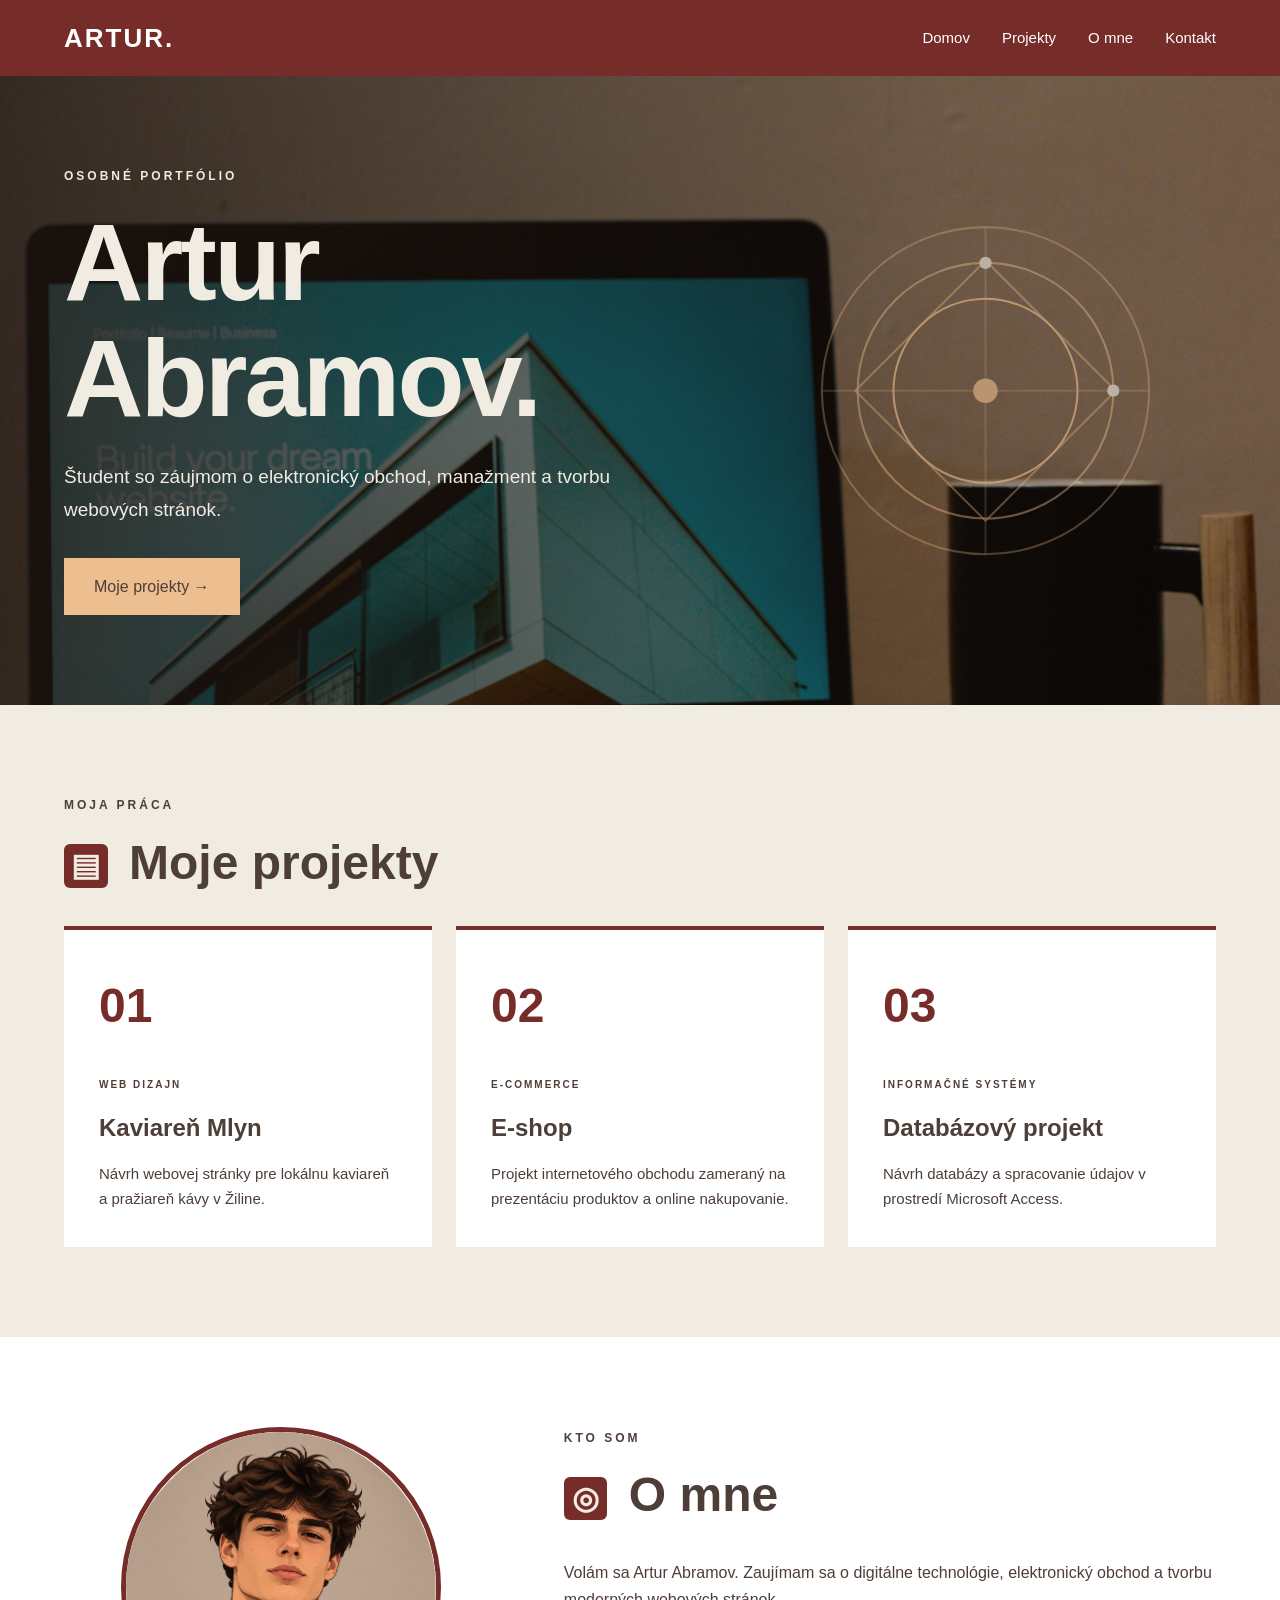
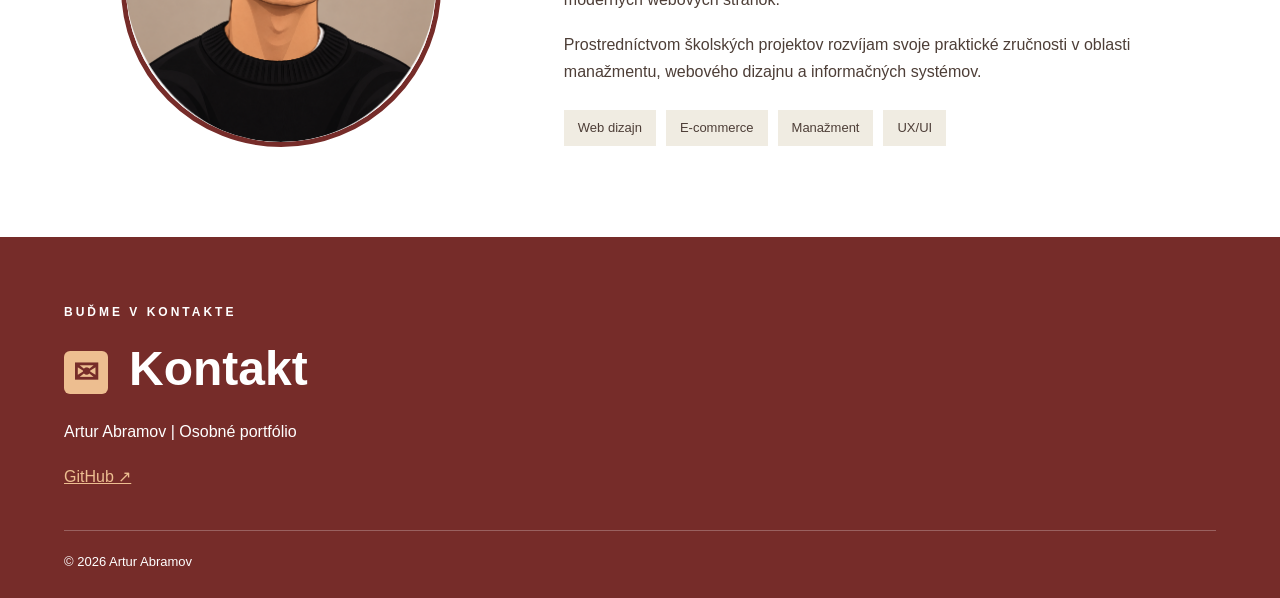
<file: index.html>
<!DOCTYPE html>
<html lang="sk">
<head>
    <meta charset="UTF-8">
    <meta name="viewport" content="width=device-width, initial-scale=1.0">
    <meta name="description" content="Osobné portfólio – Artur Abramov">
    <title>Artur Abramov | Portfólio</title>
    <link rel="icon" type="image/svg+xml" href="img/favicon.svg">
    <link rel="stylesheet" href="styles.css">
    <script src="script.js" defer></script>
</head>
<body>

    <header class="header">
        <div class="container navigation">
            <a href="#domov" class="logo">ARTUR.</a>
            <button class="menu-toggle" aria-label="Otvoriť menu" aria-expanded="false">☰</button>
            <nav id="navigation">
                <a href="#domov">Domov</a>
                <a href="#projekty">Projekty</a>
                <a href="#omne">O mne</a>
                <a href="#kontakt">Kontakt</a>
            </nav>
        </div>
    </header>

    <main>
        <section id="domov" class="hero">
            <div class="container hero-content">
                <span class="eyebrow">OSOBNÉ PORTFÓLIO</span>
                <h1>Artur<br>Abramov.</h1>
                <p>Študent so záujmom o elektronický obchod, manažment a tvorbu webových stránok.</p>
                <a href="#projekty" class="button">Moje projekty →</a>
            </div>
        </section>

        <section id="projekty" class="section">
            <div class="container">
                <span class="eyebrow">MOJA PRÁCA</span>
                <h2><span class="section-icon" aria-hidden="true">▤</span> Moje projekty</h2>
                <div class="projects-grid">

                    <article class="project-card">
                        <span class="number">01</span>
                        <span class="category">WEB DIZAJN</span>
                        <h3>Kaviareň Mlyn</h3>
                        <p>Návrh webovej stránky pre lokálnu kaviareň a pražiareň kávy v Žiline.</p>
                    </article>

                    <article class="project-card">
                        <span class="number">02</span>
                        <span class="category">E-COMMERCE</span>
                        <h3>E-shop</h3>
                        <p>Projekt internetového obchodu zameraný na prezentáciu produktov a online nakupovanie.</p>
                    </article>

                    <article class="project-card">
                        <span class="number">03</span>
                        <span class="category">INFORMAČNÉ SYSTÉMY</span>
                        <h3>Databázový projekt</h3>
                        <p>Návrh databázy a spracovanie údajov v prostredí Microsoft Access.</p>
                    </article>

                </div>
            </div>
        </section>

        <section id="omne" class="section about">
            <div class="container about-grid">
                <img src="img/avatar.png" alt="Ilustrovaný avatar – Artur Abramov" class="avatar">
                <div>
                    <span class="eyebrow">KTO SOM</span>
                    <h2><span class="section-icon" aria-hidden="true">◎</span> O mne</h2>
                    <p>Volám sa Artur Abramov. Zaujímam sa o digitálne technológie, elektronický obchod a tvorbu moderných webových stránok.</p>
                    <p>Prostredníctvom školských projektov rozvíjam svoje praktické zručnosti v oblasti manažmentu, webového dizajnu a informačných systémov.</p>
                    <div class="skills">
                        <span>Web dizajn</span>
                        <span>E-commerce</span>
                        <span>Manažment</span>
                        <span>UX/UI</span>
                    </div>
                </div>
            </div>
        </section>
    </main>

    <footer id="kontakt" class="footer">
        <div class="container">
            <span class="eyebrow">BUĎME V KONTAKTE</span>
            <h2><span class="section-icon" aria-hidden="true">✉</span> Kontakt</h2>
            <p>Artur Abramov | Osobné portfólio</p>
            <a href="https://github.com/abramovartur586-ux"
               target="_blank" rel="noopener noreferrer">GitHub ↗</a>
            <div class="copyright">
                © 2026 Artur Abramov
            </div>
        </div>
    </footer>

</body>
</html>
</file>
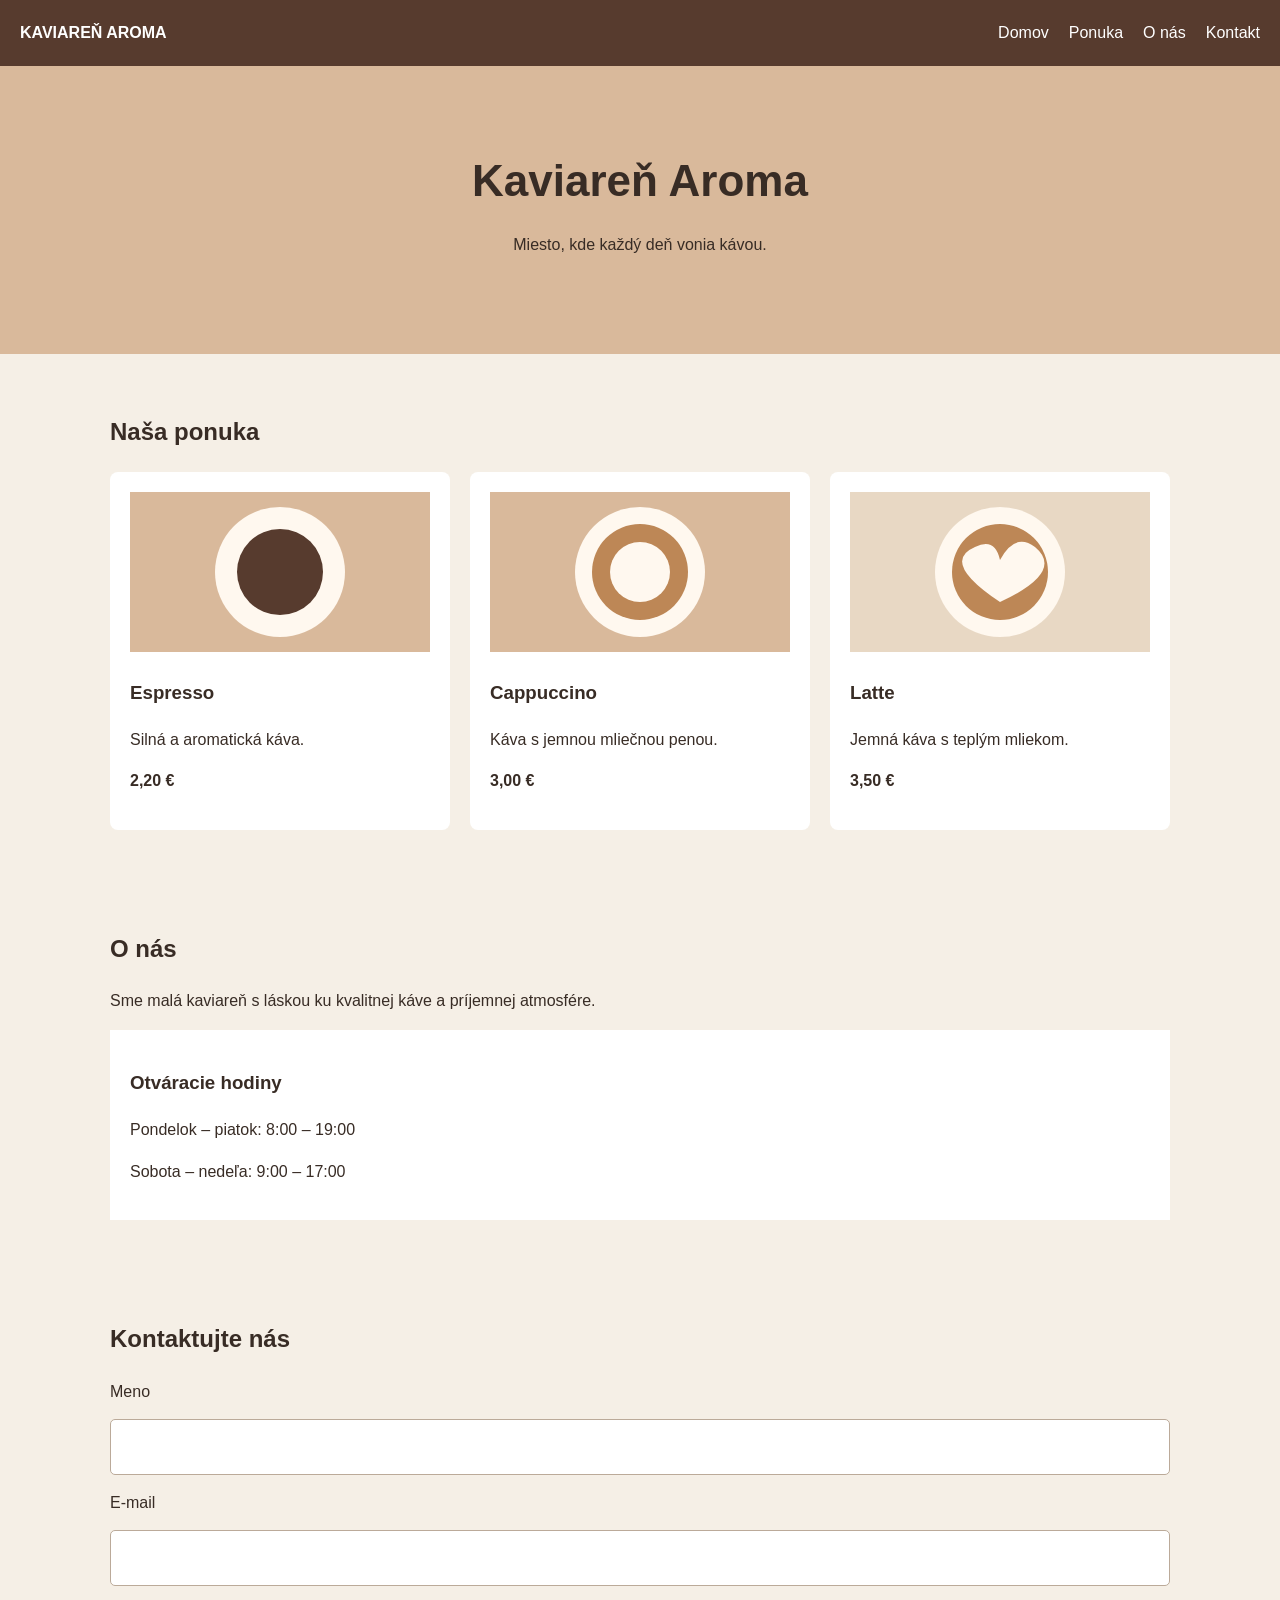
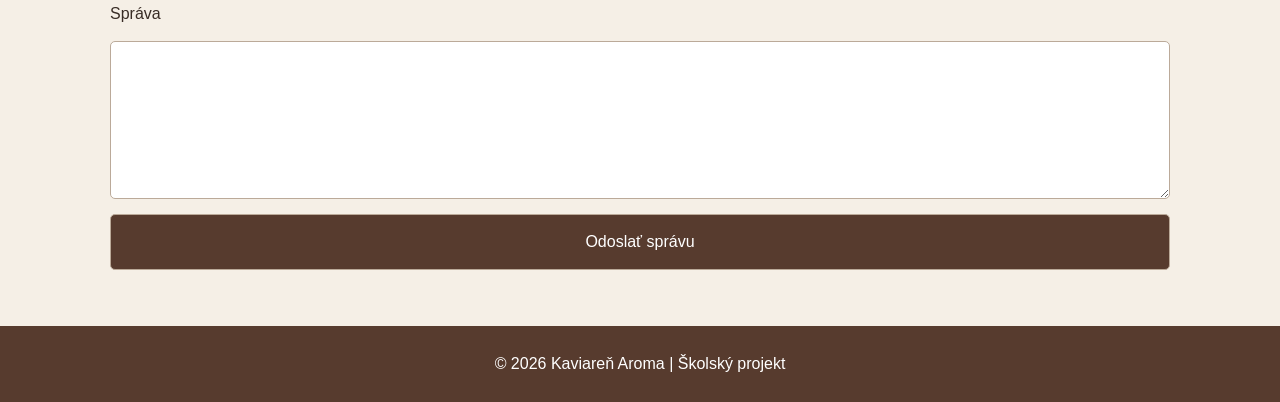
<file: test-kaviaren.html>
<!DOCTYPE html>
<html lang="sk">
<head>
    <meta charset="UTF-8">
    <meta name="viewport" content="width=device-width, initial-scale=1.0">
    <title>Kaviareň Aroma</title>

    <style>
        * {
            box-sizing: border-box;
        }

        body {
            margin: 0;
            font-family: Arial, sans-serif;
            background: #F5EFE6;
            color: #382C25;
            line-height: 1.6;
        }

        header {
            background: #573B2E;
            color: white;
            padding: 20px;
            display: flex;
            justify-content: space-between;
            align-items: center;
            flex-wrap: wrap;
            gap: 15px;
        }

        nav {
            display: flex;
            flex-wrap: wrap;
            gap: 20px;
        }

        nav a {
            color: white;
            text-decoration: none;
        }

        .hero {
            background: #D9B99B;
            padding: 80px 20px;
            text-align: center;
        }

        h1 {
            font-size: 44px;
            margin: 0;
        }

        section {
            padding: 40px 20px;
            max-width: 1100px;
            margin: auto;
        }

        .products {
            display: grid;
            grid-template-columns: repeat(3, 1fr);
            gap: 20px;
        }

        .product {
            background: white;
            padding: 20px;
            border-radius: 8px;
        }

        .product img {
            width: 100%;
            height: 160px;
            object-fit: cover;
        }

        .price {
            font-weight: bold;
        }

        .opening {
            background: white;
            padding: 20px;
            color: #382C25;
        }

        form {
            display: grid;
            gap: 15px;
        }

        input, textarea, button {
            width: 100%;
            padding: 14px;
            font: inherit;
            border: 1px solid #BBAA99;
            border-radius: 5px;
        }

        button {
            background: #573B2E;
            color: white;
            cursor: pointer;
        }

        footer {
            background: #573B2E;
            color: white;
            text-align: center;
            padding: 25px;
        }

        @media (max-width: 768px) {
            .products {
                grid-template-columns: 1fr;
                min-width: 0;
            }
        }
    </style>
</head>

<body>

<header>
    <strong>KAVIAREŇ AROMA</strong>

    <nav>
        <a href="#domov">Domov</a>
        <a href="#ponuka">Ponuka</a>
        <a href="#onas">O nás</a>
        <a href="#kontakt">Kontakt</a>
    </nav>
</header>

<main>

    <div class="hero" id="domov">
        <h1>Kaviareň Aroma</h1>
        <p>Miesto, kde každý deň vonia kávou.</p>
    </div>

    <section id="ponuka">

        <h2>Naša ponuka</h2>

        <div class="products">

            <article class="product">
                <img src="data:image/svg+xml,%3Csvg xmlns='http://www.w3.org/2000/svg' viewBox='0 0 300 180'%3E%3Crect width='300' height='180' fill='%23D9B99B'/%3E%3Ccircle cx='150' cy='90' r='65' fill='%23FFF8EF'/%3E%3Ccircle cx='150' cy='90' r='43' fill='%23573B2E'/%3E%3C/svg%3E" alt="Espresso">

                <h3>Espresso</h3>
                <p>Silná a aromatická káva.</p>
                <p class="price">2,20 €</p>
            </article>

            <article class="product">
                <img src="data:image/svg+xml,%3Csvg xmlns='http://www.w3.org/2000/svg' viewBox='0 0 300 180'%3E%3Crect width='300' height='180' fill='%23D9B99B'/%3E%3Ccircle cx='150' cy='90' r='65' fill='%23FFF8EF'/%3E%3Ccircle cx='150' cy='90' r='48' fill='%23BD8756'/%3E%3Ccircle cx='150' cy='90' r='30' fill='%23FFF8EF'/%3E%3C/svg%3E" alt="Cappuccino">

                <h3>Cappuccino</h3>
                <p>Káva s jemnou mliečnou penou.</p>
                <p class="price">3,00 €</p>
            </article>

            <article class="product">
                <img src="data:image/svg+xml,%3Csvg xmlns='http://www.w3.org/2000/svg' viewBox='0 0 300 180'%3E%3Crect width='300' height='180' fill='%23E8D8C4'/%3E%3Ccircle cx='150' cy='90' r='65' fill='%23FFF8EF'/%3E%3Ccircle cx='150' cy='90' r='48' fill='%23BD8756'/%3E%3Cpath d='M150 120 Q90 80 125 65 Q145 55 150 78 Q165 50 185 65 Q215 90 150 120' fill='%23FFF8EF'/%3E%3C/svg%3E" alt="Latte">

                <h3>Latte</h3>
                <p>Jemná káva s teplým mliekom.</p>
                <p class="price">3,50 €</p>
            </article>

        </div>
    </section>

    <section id="onas">

        <h2>O nás</h2>

        <p>Sme malá kaviareň s láskou ku kvalitnej káve a príjemnej atmosfére.</p>

        <div class="opening">

            <h3>Otváracie hodiny</h3>

            <p>Pondelok – piatok: 8:00 – 19:00</p>
            <p>Sobota – nedeľa: 9:00 – 17:00</p>

        </div>
    </section>

    <section id="kontakt">

        <h2>Kontaktujte nás</h2>

        <form id="contact-form">

            <label for="meno">Meno</label>
            <input id="meno" type="text" required>

            <label for="email">E-mail</label>
            <input id="email" type="email" required>

            <label for="sprava">Správa</label>
            <textarea id="sprava" rows="5" required></textarea>

            <button type="submit">Odoslať správu</button>

        </form>

        <p id="status" role="status"></p>

    </section>

</main>

<footer>
    © 2026 Kaviareň Aroma | Školský projekt
</footer>

<script>
    document.getElementById("contact-form").addEventListener("submit", function(event) {

        event.preventDefault();

        document.getElementById("status").textContent =
            "Ďakujeme za správu. (Ukážkový formulár)";

        this.reset();

    });
</script>

</body>
</html>
</file>
<file: styles.css>
:root {
    --burgundy: #762C29;
    --peach: #EDBE90;
    --cream: #F0ECE2;
    --brown: #4D3E37;
    --white: #FFFFFF;
}

* {
    margin: 0;
    padding: 0;
    box-sizing: border-box;
}

html {
    scroll-behavior: smooth;
    scroll-padding-top: 90px;
}

body {
    font-family: Inter, Arial, sans-serif;
    background: var(--cream);
    color: var(--brown);
    line-height: 1.7;
}

.container {
    width: 90%;
    max-width: 1200px;
    margin: 0 auto;
}

/* Navigácia */

.header {
    background: var(--burgundy);
    position: sticky;
    top: 0;
    z-index: 100;
}

.navigation {
    display: flex;
    align-items: center;
    justify-content: space-between;
    min-height: 76px;
}

.logo {
    color: var(--white);
    font-size: 26px;
    font-weight: 800;
    letter-spacing: 2px;
    text-decoration: none;
}

nav {
    display: flex;
    gap: 32px;
}

nav a {
    color: var(--white);
    text-decoration: none;
    font-size: 15px;
    transition: color 0.2s;
}

nav a:hover {
    color: var(--peach);
}

.menu-toggle {
    display: none;
    background: none;
    color: white;
    border: none;
    font-size: 28px;
    cursor: pointer;
}

/* Hero */

.hero {
    background: var(--peach);
    min-height: 560px;
    display: flex;
    align-items: center;
    padding: 90px 0;
}

.hero-content {
    animation: fadeIn 0.8s ease;
}

.eyebrow {
    font-size: 12px;
    font-weight: 700;
    letter-spacing: 3px;
    display: block;
    margin-bottom: 18px;
}

.hero h1 {
    font-size: clamp(52px, 9vw, 110px);
    line-height: 1.05;
    font-weight: 700;
    letter-spacing: -3px;
    margin-bottom: 26px;
}

.hero p {
    font-size: 19px;
    max-width: 550px;
    margin-bottom: 32px;
}

.button {
    display: inline-block;
    background: var(--burgundy);
    color: var(--white);
    padding: 15px 30px;
    text-decoration: none;
    transition: background 0.2s;
}

.button:hover {
    background: var(--brown);
}

/* Projekty */

.section {
    padding: 90px 0;
}

h2 {
    font-size: clamp(30px, 5vw, 48px);
    line-height: 1.2;
    margin-bottom: 35px;
}

.projects-grid {
    display: grid;
    grid-template-columns: repeat(3, 1fr);
    gap: 24px;
}

.project-card {
    background: var(--white);
    padding: 35px;
    border-top: 4px solid var(--burgundy);
    transition: transform 0.3s;
}

.project-card:hover {
    transform: translateY(-6px);
}

.number {
    display: block;
    font-size: 48px;
    color: var(--burgundy);
    font-weight: 700;
    margin-bottom: 22px;
}

.category {
    font-size: 10px;
    letter-spacing: 2px;
    font-weight: 700;
}

.project-card h3 {
    font-size: 24px;
    margin: 12px 0;
}

.project-card p {
    font-size: 15px;
}

/* O mne */

.about {
    background: var(--white);
}

.about-grid {
    display: grid;
    grid-template-columns: 1fr 1.5fr;
    align-items: center;
    gap: 65px;
}

.portrait-placeholder {
    background: var(--peach);
    min-height: 340px;
    display: flex;
    align-items: center;
    justify-content: center;
    font-size: 100px;
    font-weight: bold;
    color: var(--burgundy);
}

.about p {
    margin-bottom: 18px;
}

.skills {
    display: flex;
    flex-wrap: wrap;
    gap: 10px;
    margin-top: 24px;
}

.skills span {
    background: var(--cream);
    padding: 7px 14px;
    font-size: 13px;
}

/* Kontakt */

.footer {
    background: var(--burgundy);
    color: var(--white);
    padding: 65px 0 25px;
}

.footer h2 {
    margin-bottom: 20px;
}

.footer a {
    color: var(--peach);
    display: inline-block;
    margin-top: 18px;
}

.copyright {
    border-top: 1px solid #FFFFFF40;
    margin-top: 40px;
    padding-top: 20px;
    font-size: 13px;
}

/* Animácie */

@keyframes fadeIn {
    from {
        opacity: 0;
        transform: translateY(15px);
    }
    to {
        opacity: 1;
        transform: translateY(0);
    }
}

a:focus-visible,
button:focus-visible {
    outline: 3px solid currentColor;
    outline-offset: 4px;
}

/* Responzivita */

@media (max-width: 768px) {
    .menu-toggle {
        display: block;
    }

    nav {
        display: none;
        position: absolute;
        top: 76px;
        left: 0;
        width: 100%;
        padding: 24px;
        background: var(--burgundy);
        flex-direction: column;
        gap: 20px;
    }

    nav.active {
        display: flex;
    }

    .hero {
        min-height: 470px;
        padding: 65px 0;
    }

    .hero h1 {
        letter-spacing: -1px;
    }

    .projects-grid,
    .about-grid {
        grid-template-columns: 1fr;
    }

    .section {
        padding: 55px 0;
    }

    .about-grid {
        gap: 30px;
    }

    .portrait-placeholder {
        min-height: 280px;
    }
}

@media (prefers-reduced-motion: reduce) {
    html {
        scroll-behavior: auto;
    }

    *, *::before, *::after {
        animation: none !important;
        transition: none !important;
    }
}
/* Hero – fotografické pozadie */

.hero {
    background:
        linear-gradient(
            90deg,
            rgba(30, 20, 15, 0.85),
            rgba(30, 20, 15, 0.30)
        ),
        url("img/hero.jpg");
    background-size: cover;
    background-position: center 65%;
    color: #F0ECE2;
}

.hero .button {
    background: #EDBE90;
    color: #4D3E37;
}

.hero .button:hover {
    background: #FFFFFF;
}/* Hero – fotografické pozadie */

.hero {
    background:
        linear-gradient(
            90deg,
            rgba(30, 20, 15, 0.85),
            rgba(30, 20, 15, 0.30)
        ),
        url("img/hero.jpg");
    background-size: cover;
    background-position: center 65%;
    color: #F0ECE2;
}

.hero .button {
    background: #EDBE90;
    color: #4D3E37;
}

.hero .button:hover {
    background: #FFFFFF;
}/* Avatar – O mne */

.avatar {
    width: 100%;
    max-width: 320px;
    aspect-ratio: 1 / 1;
    object-fit: cover;
    border-radius: 50%;
    display: block;
    margin: 0 auto;
    border: 5px solid #762C29;
}/* SVG ilustrácia */

.hero {
    position: relative;
    overflow: hidden;
}

.hero::after {
    content: "";
    position: absolute;
    right: 7%;
    top: 50%;
    transform: translateY(-50%);
    width: 32%;
    aspect-ratio: 1;
    background: url("img/illustration.svg") center / contain no-repeat;
    opacity: 0.6;
    pointer-events: none;
}

.hero-content {
    position: relative;
    z-index: 1;
}

@media (max-width: 1100px) {
    .hero::after {
        display: none;
    }
}/* Ikony sekcií */

.section-icon {
    display: inline-flex;
    align-items: center;
    justify-content: center;
    width: 1.4em;
    height: 1.4em;
    background: #762C29;
    color: #F0ECE2;
    font-size: 0.65em;
    border-radius: 6px;
    vertical-align: middle;
    margin-right: 8px;
}

.footer .section-icon {
    background: #EDBE90;
    color: #762C29;
}
</file>
